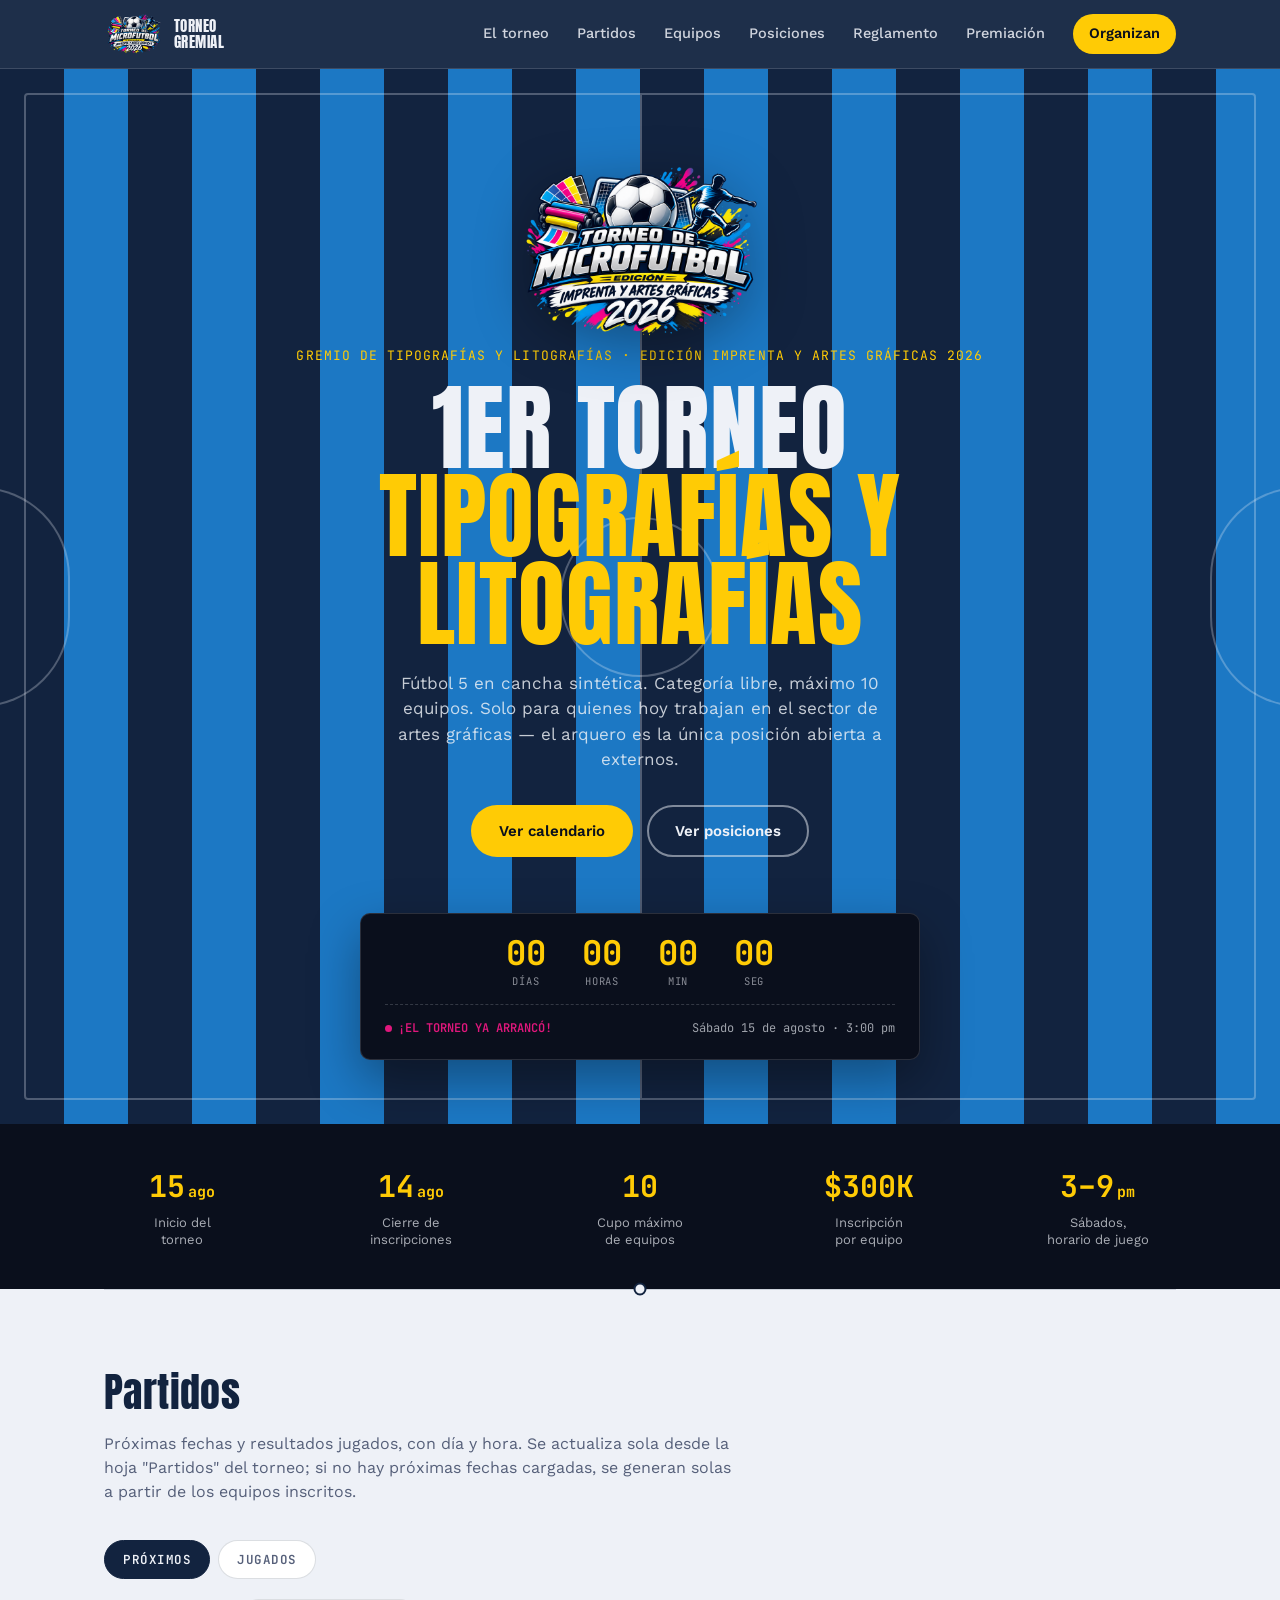
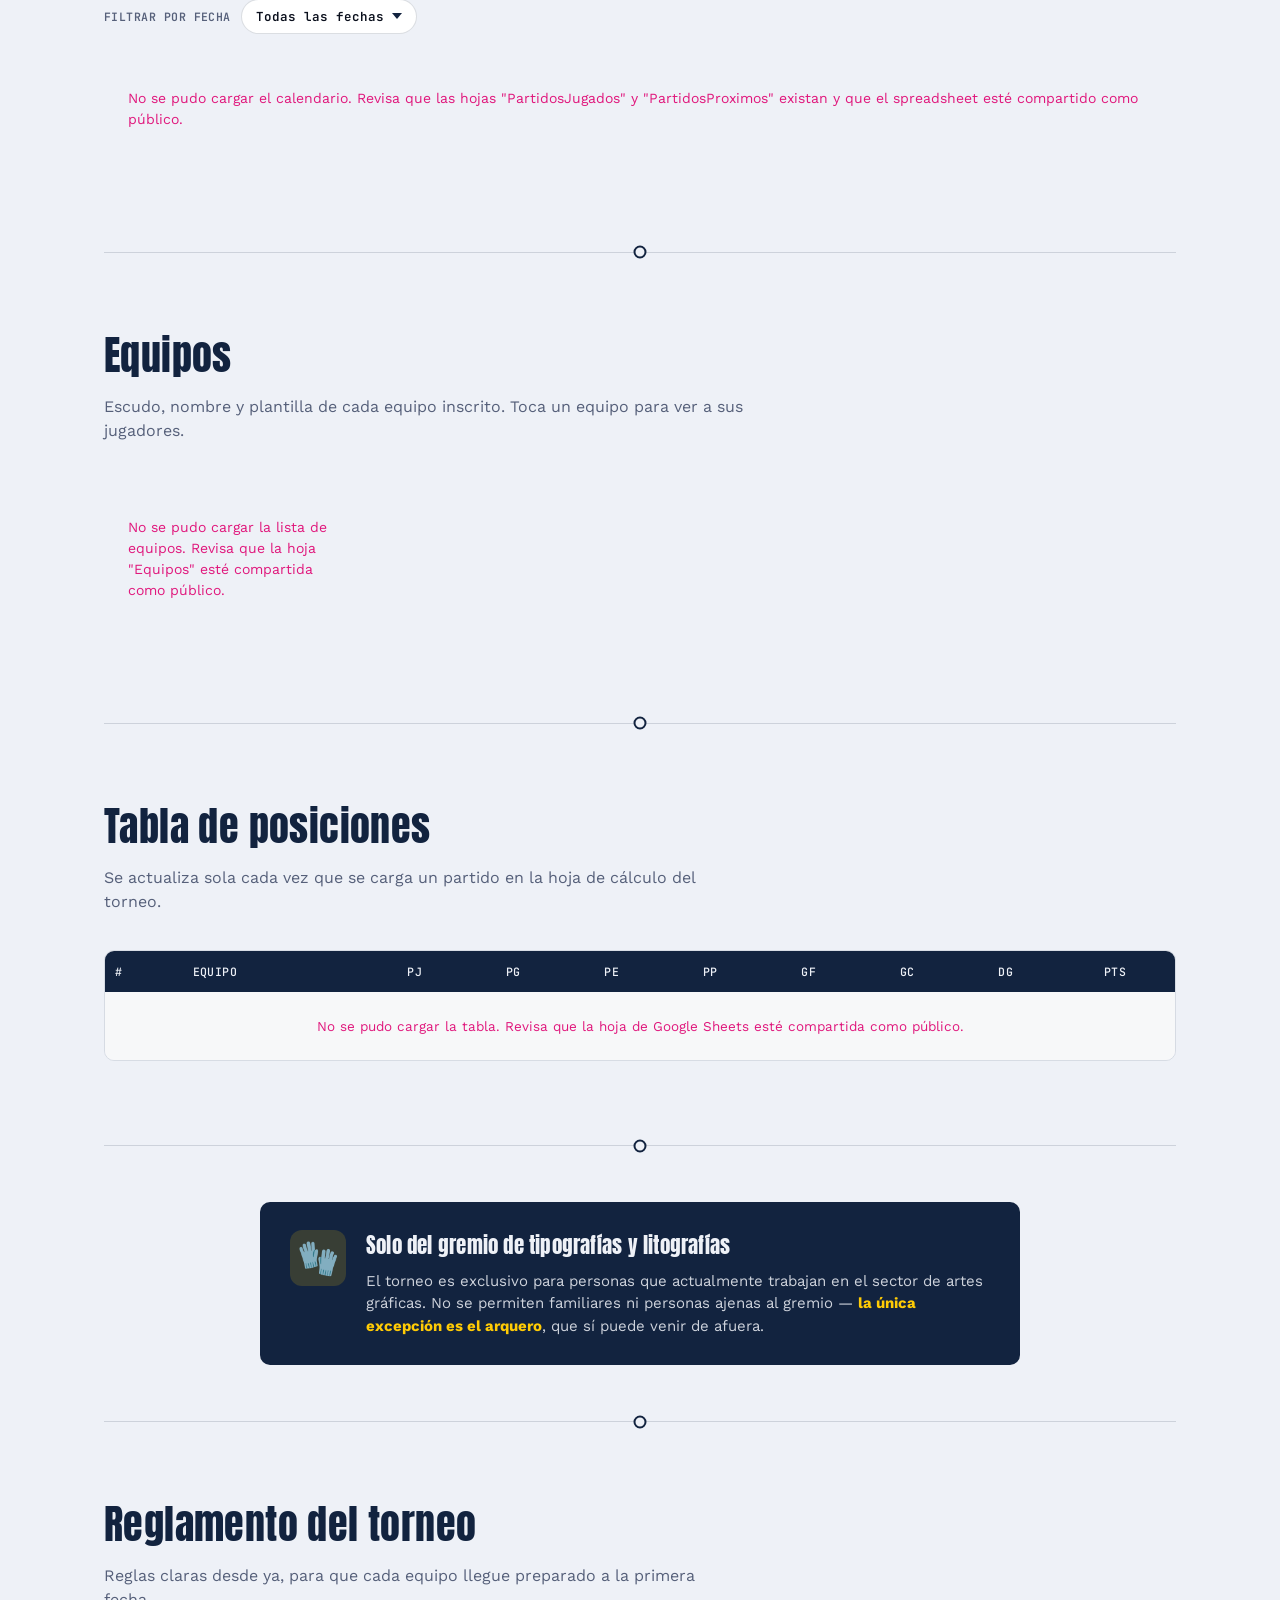
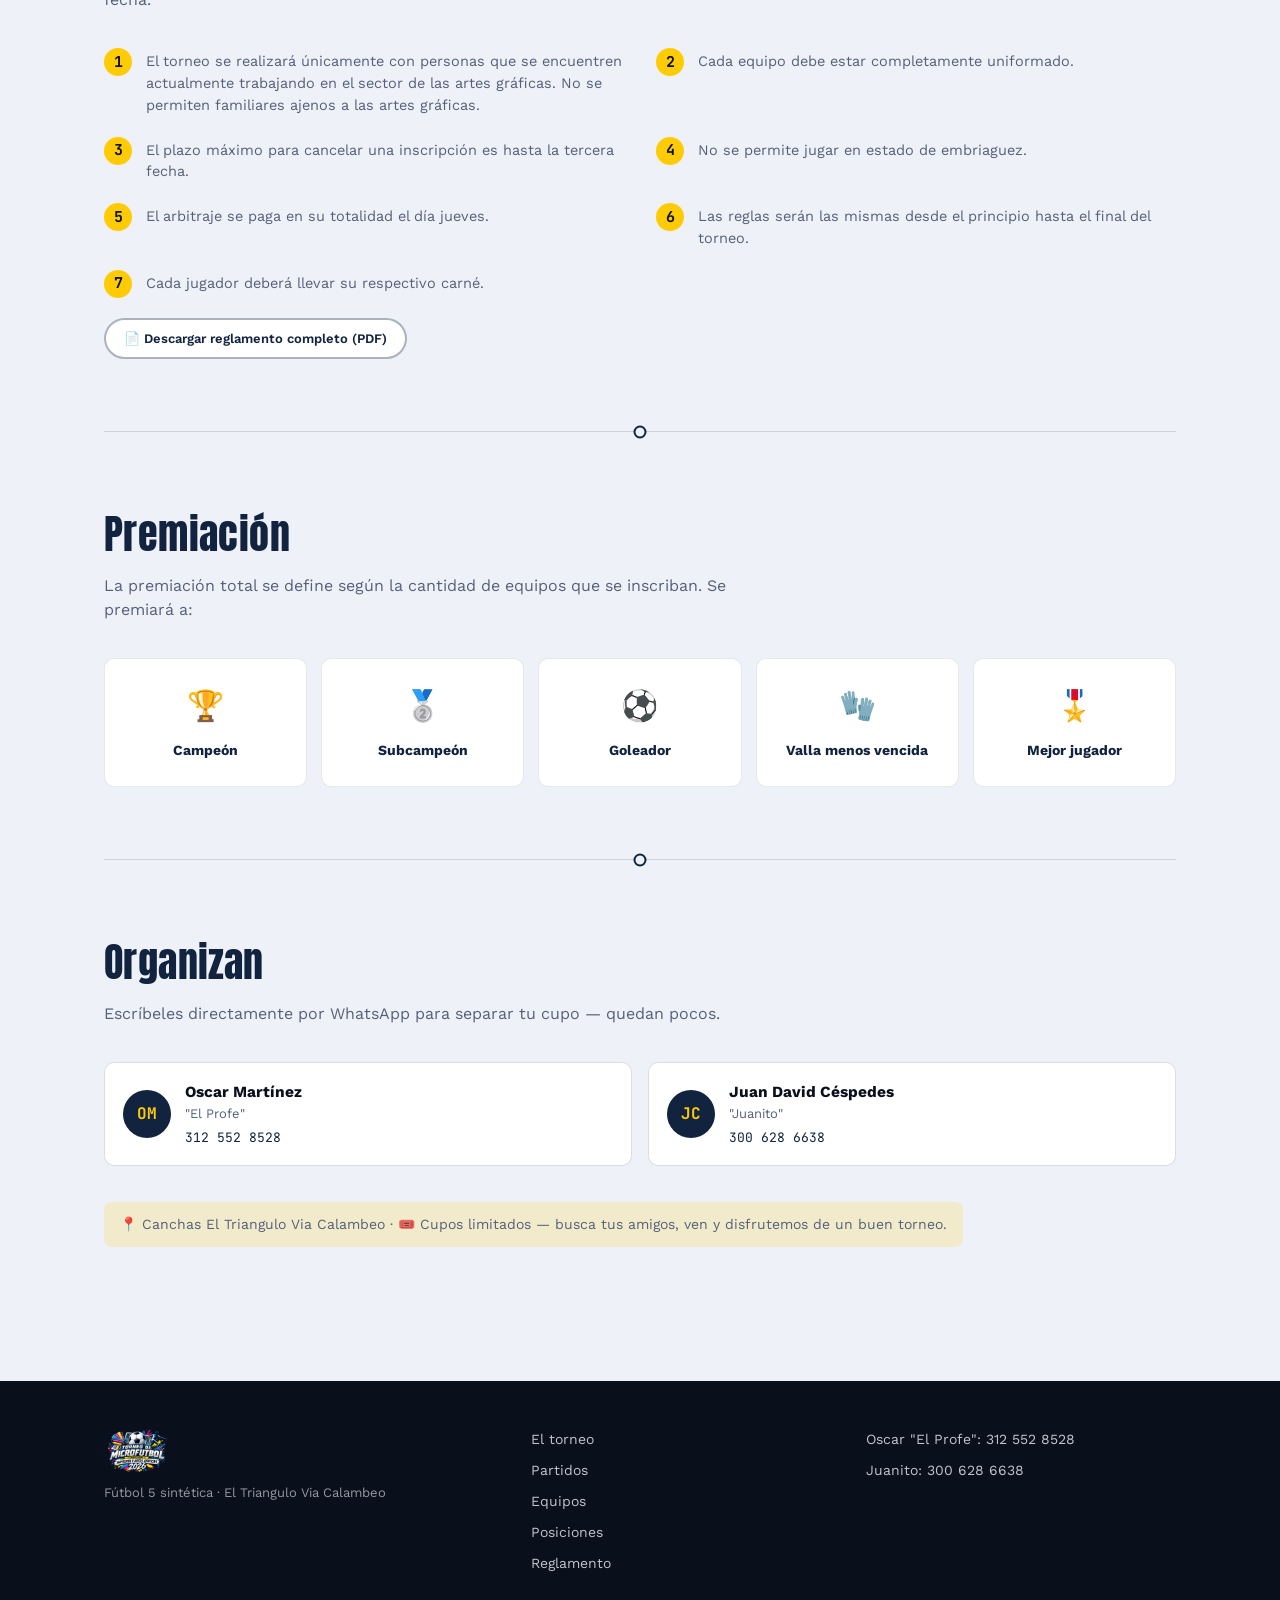
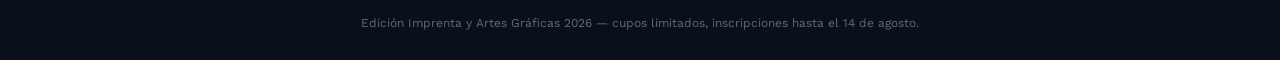
<file: index.html>
<!doctype html>
<html lang="es">
  <head>
    <meta charset="UTF-8" />
    <meta name="viewport" content="width=device-width, initial-scale=1.0" />
    <title>1er Torneo de Tipografías y Litografías · Fútbol 5</title>
    <link rel="icon" type="image/png" href="multimedia/logo.png" />
    <link rel="preconnect" href="https://fonts.googleapis.com" />
    <link rel="preconnect" href="https://fonts.gstatic.com" crossorigin />
    <link
      href="https://fonts.googleapis.com/css2?family=Anton&family=JetBrains+Mono:wght@400;500;700&family=Work+Sans:wght@400;500;600;700&display=swap"
      rel="stylesheet"
    />
    <link rel="stylesheet" href="styles.css" />
  </head>
  <body>
    <!-- ===== HEADER ===== -->
    <header class="site-header" id="top">
      <div class="header-inner">
        <a href="#top" class="brand">
          <img
            src="multimedia/logo.png"
            alt="Torneo de Microfútbol · Edición Imprenta y Artes Gráficas 2026"
            class="brand-logo"
          />
          <span class="brand-text">TORNEO<br />GREMIAL</span>
        </a>

        <nav class="main-nav" id="main-nav">
          <a href="#torneo">El torneo</a>
          <a href="#partidos">Partidos</a>
          <a href="#equipos">Equipos</a>
          <a href="#posiciones">Posiciones</a>
          <a href="#reglamento">Reglamento</a>
          <a href="#premiacion">Premiación</a>
          <a href="#organizan" class="nav-cta">Organizan</a>
        </nav>

        <button
          class="nav-toggle"
          id="nav-toggle"
          aria-label="Abrir menú"
          aria-expanded="false"
          aria-controls="main-nav"
        >
          <span></span><span></span><span></span>
        </button>
      </div>
    </header>

    <!-- ===== HERO ===== -->
    <section class="hero" id="torneo">
      <div class="pitch" aria-hidden="true">
        <div class="pitch-halfline"></div>
        <div class="pitch-circle"></div>
        <div class="pitch-spot"></div>
        <div class="pitch-arc pitch-arc--left"></div>
        <div class="pitch-arc pitch-arc--right"></div>
      </div>

      <div class="hero-content">
        <img
          src="multimedia/logo.png"
          alt="Torneo de Microfútbol · Edición Imprenta y Artes Gráficas 2026"
          class="hero-logo"
        />
        <p class="eyebrow">
          Gremio de Tipografías y Litografías · Edición Imprenta y Artes
          Gráficas 2026
        </p>
        <h1 class="hero-title">
          1ER TORNEO<br /><span>TIPOGRAFÍAS Y LITOGRAFÍAS</span>
        </h1>
        <p class="hero-sub">
          Fútbol 5 en cancha sintética. Categoría libre, máximo 10 equipos. Solo
          para quienes hoy trabajan en el sector de artes gráficas — el arquero
          es la única posición abierta a externos.
        </p>

        <div class="hero-actions">
          <a href="#partidos" class="btn btn--primary">Ver calendario</a>
          <a href="#posiciones" class="btn btn--ghost">Ver posiciones</a>
        </div>
      </div>

      <div class="scoreboard" id="scoreboard">
        <div class="countdown" id="countdown" data-target="2026-08-15T15:00:00">
          <div class="countdown-unit">
            <span class="countdown-num" id="cd-days">00</span>
            <span class="countdown-label">Días</span>
          </div>
          <div class="countdown-unit">
            <span class="countdown-num" id="cd-hours">00</span>
            <span class="countdown-label">Horas</span>
          </div>
          <div class="countdown-unit">
            <span class="countdown-num" id="cd-mins">00</span>
            <span class="countdown-label">Min</span>
          </div>
          <div class="countdown-unit">
            <span class="countdown-num" id="cd-secs">00</span>
            <span class="countdown-label">Seg</span>
          </div>
        </div>
        <div class="scoreboard-row scoreboard-row--meta">
          <span class="scoreboard-status" id="countdown-status">
            <span class="live-dot" aria-hidden="true"></span> FALTA PARA EL
            SILBATAZO
          </span>
          <span class="scoreboard-label">Sábado 15 de agosto · 3:00 pm</span>
        </div>
      </div>
    </section>

    <!-- ===== DATOS RÁPIDOS ===== -->
    <section class="facts">
      <div class="facts-grid">
        <div class="fact">
          <span class="fact-num">15<span class="fact-unit">ago</span></span>
          <span class="fact-label">Inicio del<br />torneo</span>
        </div>
        <div class="fact">
          <span class="fact-num">14<span class="fact-unit">ago</span></span>
          <span class="fact-label">Cierre de<br />inscripciones</span>
        </div>
        <div class="fact">
          <span class="fact-num">10</span>
          <span class="fact-label">Cupo máximo<br />de equipos</span>
        </div>
        <div class="fact">
          <span class="fact-num">$300K</span>
          <span class="fact-label">Inscripción<br />por equipo</span>
        </div>
        <div class="fact">
          <span class="fact-num">3–9<span class="fact-unit">pm</span></span>
          <span class="fact-label">Sábados,<br />horario de juego</span>
        </div>
      </div>
    </section>

    <div class="halfline-divider" aria-hidden="true"><span></span></div>

    <!-- ===== PARTIDOS (en vivo desde Google Sheets) ===== -->
    <section class="section" id="partidos">
      <div class="section-head">
        <h2>Partidos</h2>
        <p>
          Próximas fechas y resultados jugados, con día y hora. Se actualiza
          sola desde la hoja "Partidos" del torneo; si no hay próximas fechas
          cargadas, se generan solas a partir de los equipos inscritos.
        </p>
      </div>

      <div class="matches-tabs" role="tablist">
        <button
          class="matches-tab is-active"
          type="button"
          data-tab="proximos"
          role="tab"
          aria-selected="true"
        >
          Próximos
        </button>
        <button
          class="matches-tab"
          type="button"
          data-tab="jugados"
          role="tab"
          aria-selected="false"
        >
          Jugados
        </button>
      </div>

      <div class="matches-filter" id="matches-filter-proximos">
        <label for="filtro-fecha-proximos" class="matches-filter-label">Filtrar por fecha</label>
        <select id="filtro-fecha-proximos" class="matches-filter-select">
          <option value="todas">Todas las fechas</option>
        </select>
      </div>

      <div class="matches-filter is-hidden" id="matches-filter-jugados">
        <label for="filtro-fecha-jugados" class="matches-filter-label">Filtrar por fecha</label>
        <select id="filtro-fecha-jugados" class="matches-filter-select">
          <option value="todas">Todas las fechas</option>
        </select>
      </div>

      <div class="match-panel is-active" id="match-list-proximos" role="tabpanel">
        <p class="standings-loading">Cargando partidos…</p>
      </div>
      <div class="match-panel" id="match-list-jugados" role="tabpanel">
        <p class="standings-loading">Cargando partidos…</p>
      </div>

      <p class="standings-meta" id="matches-meta"></p>
    </section>

    <div class="halfline-divider" aria-hidden="true"><span></span></div>

    <!-- ===== EQUIPOS (en vivo desde Google Sheets) ===== -->
    <section class="section" id="equipos">
      <div class="section-head">
        <h2>Equipos</h2>
        <p>
          Escudo, nombre y plantilla de cada equipo inscrito. Toca un equipo
          para ver a sus jugadores.
        </p>
      </div>

      <div class="teams-grid" id="teams-grid">
        <p class="standings-loading">Cargando equipos…</p>
      </div>

      <p class="standings-meta" id="teams-meta"></p>
    </section>

    <div class="halfline-divider" aria-hidden="true"><span></span></div>

    <!-- ===== POSICIONES (en vivo desde Google Sheets) ===== -->
    <section class="section" id="posiciones">
      <div class="section-head">
        <h2>Tabla de posiciones</h2>
        <p>
          Se actualiza sola cada vez que se carga un partido en la hoja de
          cálculo del torneo.
        </p>
      </div>

      <div class="table-wrap">
        <table class="standings" id="standings-table">
          <thead>
            <tr>
              <th class="al">#</th>
              <th class="al">Equipo</th>
              <th>PJ</th>
              <th>PG</th>
              <th>PE</th>
              <th>PP</th>
              <th>GF</th>
              <th>GC</th>
              <th>DG</th>
              <th>PTS</th>
            </tr>
          </thead>
          <tbody id="standings-body">
            <tr>
              <td colspan="10" class="standings-loading">
                Cargando posiciones…
              </td>
            </tr>
          </tbody>
        </table>
      </div>

      <p class="standings-meta" id="standings-meta"></p>
    </section>

    <div class="halfline-divider" aria-hidden="true"><span></span></div>

    <!-- ===== SOLO DEL GREMIO ===== -->
    <section class="section section--gremio">
      <div class="gremio-card">
        <div class="gremio-icon" aria-hidden="true">🧤</div>
        <div class="gremio-text">
          <h2>Solo del gremio de tipografías y litografías</h2>
          <p>
            El torneo es exclusivo para personas que actualmente trabajan en el
            sector de artes gráficas. No se permiten familiares ni personas
            ajenas al gremio —
            <strong>la única excepción es el arquero</strong>, que sí puede
            venir de afuera.
          </p>
        </div>
      </div>
    </section>

    <div class="halfline-divider" aria-hidden="true"><span></span></div>

    <!-- ===== REGLAMENTO ===== -->
    <section class="section" id="reglamento">
      <div class="section-head">
        <h2>Reglamento del torneo</h2>
        <p>
          Reglas claras desde ya, para que cada equipo llegue preparado a la
          primera fecha.
        </p>
      </div>

      <ol class="rules-list">
        <li>
          <span class="rules-num">1</span>
          <p>
            El torneo se realizará únicamente con personas que se encuentren
            actualmente trabajando en el sector de las artes gráficas. No se
            permiten familiares ajenos a las artes gráficas.
          </p>
        </li>
        <li>
          <span class="rules-num">2</span>
          <p>Cada equipo debe estar completamente uniformado.</p>
        </li>
        <li>
          <span class="rules-num">3</span>
          <p>
            El plazo máximo para cancelar una inscripción es hasta la tercera
            fecha.
          </p>
        </li>
        <li>
          <span class="rules-num">4</span>
          <p>No se permite jugar en estado de embriaguez.</p>
        </li>
        <li>
          <span class="rules-num">5</span>
          <p>
            El arbitraje se paga en su totalidad el día jueves.
          </p>
        </li>
        <li>
          <span class="rules-num">6</span>
          <p>
            Las reglas serán las mismas desde el principio hasta el final del
            torneo.
          </p>
        </li>
        <li>
          <span class="rules-num">7</span>
          <p>Cada jugador deberá llevar su respectivo carné.</p>
        </li>
      </ol>

      <a
        href="documentos/Reglamento_Microfutbol_Masculino_2026.pdf"
        target="_blank"
        rel="noopener"
        class="btn btn--outline-dark btn--small"
        style="margin-top: 20px"
      >
        📄 Descargar reglamento completo (PDF)
      </a>
    </section>

    <div class="halfline-divider" aria-hidden="true"><span></span></div>

    <!-- ===== PREMIACIÓN ===== -->
    <section class="section" id="premiacion">
      <div class="section-head">
        <h2>Premiación</h2>
        <p>
          La premiación total se define según la cantidad de equipos que se
          inscriban. Se premiará a:
        </p>
      </div>

      <div class="awards-grid">
        <div class="award-card">
          <span class="award-icon" aria-hidden="true">🏆</span>
          <span class="award-name">Campeón</span>
        </div>
        <div class="award-card">
          <span class="award-icon" aria-hidden="true">🥈</span>
          <span class="award-name">Subcampeón</span>
        </div>
        <div class="award-card">
          <span class="award-icon" aria-hidden="true">⚽</span>
          <span class="award-name">Goleador</span>
        </div>
        <div class="award-card">
          <span class="award-icon" aria-hidden="true">🧤</span>
          <span class="award-name">Valla menos vencida</span>
        </div>
        <div class="award-card">
          <span class="award-icon" aria-hidden="true">🎖️</span>
          <span class="award-name">Mejor jugador</span>
        </div>
      </div>
    </section>

    <div class="halfline-divider" aria-hidden="true"><span></span></div>

    <!-- ===== ORGANIZAN ===== -->
    <section class="section" id="organizan">
      <div class="section-head">
        <h2>Organizan</h2>
        <p>
          Escríbeles directamente por WhatsApp para separar tu cupo — quedan
          pocos.
        </p>
      </div>

      <div class="organizers-grid">
        <a
          class="organizer-card"
          href="https://wa.me/573125528528"
          target="_blank"
          rel="noopener"
        >
          <span class="organizer-avatar" aria-hidden="true">OM</span>
          <span class="organizer-info">
            <strong>Oscar Martínez</strong>
            <em>"El Profe"</em>
            <span class="organizer-phone">312 552 8528</span>
          </span>
        </a>
        <a
          class="organizer-card"
          href="https://wa.me/573006286638"
          target="_blank"
          rel="noopener"
        >
          <span class="organizer-avatar" aria-hidden="true">JC</span>
          <span class="organizer-info">
            <strong>Juan David Céspedes</strong>
            <em>"Juanito"</em>
            <span class="organizer-phone">300 628 6638</span>
          </span>
        </a>
      </div>

      <p class="cupos-nota">
        📍 Canchas El Triangulo Via Calambeo · 🎟️ Cupos limitados — busca tus
        amigos, ven y disfrutemos de un buen torneo.
      </p>
    </section>

    <!-- ===== FOOTER ===== -->
    <footer class="site-footer">
      <div class="footer-inner">
        <div class="footer-brand">
          <img
            src="multimedia/logo.png"
            alt="Torneo de Microfútbol · Edición Imprenta y Artes Gráficas 2026"
            class="footer-logo"
          />
          <p>Fútbol 5 sintética · El Triangulo Via Calambeo</p>
        </div>
        <div class="footer-links">
          <a href="#torneo">El torneo</a>
          <a href="#partidos">Partidos</a>
          <a href="#equipos">Equipos</a>
          <a href="#posiciones">Posiciones</a>
          <a href="#reglamento">Reglamento</a>
        </div>
        <div class="footer-contact">
          <a href="https://wa.me/573125528528" target="_blank" rel="noopener"
            >Oscar "El Profe": 312 552 8528</a
          >
          <a href="https://wa.me/573006286638" target="_blank" rel="noopener"
            >Juanito: 300 628 6638</a
          >
        </div>
      </div>
      <p class="footer-fine">
        Edición Imprenta y Artes Gráficas 2026 — cupos limitados, inscripciones
        hasta el 14 de agosto.
      </p>
    </footer>

    <script src="script.js"></script>
  </body>
</html>
</file>
<file: styles.css>
/* =========================================================
   TORNEO DE MICROFÚTBOL — Edición Imprenta y Artes Gráficas
   Tokens: paleta CMYK del logo (navy, azul cian, magenta, amarillo)
   ========================================================= */

:root {
  --cancha-dark: #12233f; /* navy imprenta */
  --cancha-mid: #1c78c4; /* azul cian */
  --floodlight: #ffcb05; /* amarillo CMYK */
  --chalk: #eef1f7;
  --card-red: #e0177c; /* magenta CMYK */
  --ink: #0a0f1c;
  --ink-soft: #56607a;
  --line: rgba(238, 241, 247, 0.14);

  --font-display: "Anton", sans-serif;
  --font-body: "Work Sans", system-ui, sans-serif;
  --font-mono: "JetBrains Mono", monospace;

  --radius: 10px;
  --container: 1120px;
}

/* ---------- Reset ---------- */
* {
  box-sizing: border-box;
}
html {
  scroll-behavior: smooth;
}
body {
  margin: 0;
  background: var(--chalk);
  color: var(--ink);
  font-family: var(--font-body);
  line-height: 1.5;
  -webkit-font-smoothing: antialiased;
}
img {
  max-width: 100%;
  display: block;
}
a {
  color: inherit;
  text-decoration: none;
}
button {
  font-family: inherit;
  cursor: pointer;
}
h1,
h2,
h3 {
  margin: 0;
  font-family: var(--font-display);
  font-weight: 400;
  letter-spacing: 0.01em;
}

@media (prefers-reduced-motion: reduce) {
  *,
  *::before,
  *::after {
    animation-duration: 0.001ms !important;
    transition-duration: 0.001ms !important;
  }
  html {
    scroll-behavior: auto;
  }
}

:focus-visible {
  outline: 3px solid var(--floodlight);
  outline-offset: 2px;
}

/* ---------- Layout helpers ---------- */
.section {
  max-width: var(--container);
  margin: 0 auto;
  padding: 72px 24px;
}
.section-head {
  max-width: 640px;
  margin-bottom: 36px;
}
.section-head h2 {
  font-size: clamp(28px, 4vw, 40px);
  color: var(--cancha-dark);
}
.section-head p {
  margin: 10px 0 0;
  color: var(--ink-soft);
  font-size: 16px;
}

.al {
  text-align: left !important;
}

/* ---------- Header ---------- */
.site-header {
  position: sticky;
  top: 0;
  z-index: 50;
  background: rgba(18, 35, 63, 0.94);
  backdrop-filter: blur(6px);
  border-bottom: 1px solid var(--line);
}
.header-inner {
  max-width: var(--container);
  margin: 0 auto;
  padding: 14px 24px;
  display: flex;
  align-items: center;
  justify-content: space-between;
  gap: 16px;
}
.brand {
  display: flex;
  align-items: center;
  gap: 10px;
  color: var(--chalk);
}
.brand-logo {
  height: 40px;
  width: auto;
  display: block;
}
.brand-text {
  font-family: var(--font-display);
  font-size: 15px;
  line-height: 1.05;
  letter-spacing: 0.03em;
}
.main-nav {
  display: flex;
  align-items: center;
  gap: 28px;
  font-size: 14.5px;
  font-weight: 500;
}
.main-nav a {
  color: var(--chalk);
  opacity: 0.85;
  transition: opacity 0.15s ease;
}
.main-nav a:hover {
  opacity: 1;
}
.main-nav .nav-cta {
  background: var(--floodlight);
  color: var(--ink);
  padding: 9px 16px;
  border-radius: 999px;
  opacity: 1;
  font-weight: 600;
}
.main-nav .nav-cta:hover {
  filter: brightness(1.06);
}

.nav-toggle {
  display: none;
  flex-direction: column;
  justify-content: center;
  gap: 5px;
  width: 34px;
  height: 34px;
  background: none;
  border: none;
}
.nav-toggle span {
  display: block;
  height: 2px;
  background: var(--chalk);
  border-radius: 2px;
}

@media (max-width: 860px) {
  .main-nav {
    position: absolute;
    top: 100%;
    left: 0;
    right: 0;
    flex-direction: column;
    align-items: flex-start;
    gap: 4px;
    background: var(--cancha-dark);
    padding: 8px 24px 20px;
    border-bottom: 1px solid var(--line);
    display: none;
  }
  .main-nav.is-open {
    display: flex;
  }
  .main-nav a {
    width: 100%;
    padding: 10px 0;
  }
  .main-nav .nav-cta {
    margin-top: 8px;
    text-align: center;
  }
  .nav-toggle {
    display: flex;
  }
}

/* ---------- Hero: cancha vista aérea ---------- */
.hero {
  position: relative;
  overflow: hidden;
  background: repeating-linear-gradient(
    90deg,
    var(--cancha-dark) 0px,
    var(--cancha-dark) 64px,
    var(--cancha-mid) 64px,
    var(--cancha-mid) 128px
  );
  padding: 96px 24px 64px;
  color: var(--chalk);
}
.pitch {
  position: absolute;
  inset: 24px;
  border: 2px solid rgba(238, 241, 247, 0.28);
  border-radius: 4px;
  pointer-events: none;
}
.pitch-halfline {
  position: absolute;
  top: 0;
  bottom: 0;
  left: 50%;
  width: 2px;
  background: rgba(238, 241, 247, 0.28);
}
.pitch-circle {
  position: absolute;
  top: 50%;
  left: 50%;
  width: 160px;
  height: 160px;
  border: 2px solid rgba(238, 241, 247, 0.28);
  border-radius: 50%;
  transform: translate(-50%, -50%);
}
.pitch-spot {
  position: absolute;
  top: 50%;
  left: 50%;
  width: 6px;
  height: 6px;
  background: rgba(238, 241, 247, 0.4);
  border-radius: 50%;
  transform: translate(-50%, -50%);
}
.pitch-arc {
  position: absolute;
  top: 50%;
  width: 90px;
  height: 220px;
  border: 2px solid rgba(238, 241, 247, 0.28);
  transform: translateY(-50%);
}
.pitch-arc--left {
  left: -46px;
  border-radius: 0 110px 110px 0;
  border-left: none;
}
.pitch-arc--right {
  right: -46px;
  border-radius: 110px 0 0 110px;
  border-right: none;
}

.hero-content {
  position: relative;
  max-width: 720px;
  margin: 0 auto;
  text-align: center;
}
.hero-logo {
  width: min(260px, 62vw);
  height: auto;
  margin: 0 auto 8px;
  filter: drop-shadow(0 12px 28px rgba(0, 0, 0, 0.35));
}
.eyebrow {
  font-family: var(--font-mono);
  font-size: 13px;
  letter-spacing: 0.08em;
  text-transform: uppercase;
  color: var(--floodlight);
  margin: 0 0 18px;
}
.hero-title {
  font-size: clamp(48px, 10vw, 96px);
  line-height: 0.92;
  margin: 0;
}
.hero-title span {
  color: var(--floodlight);
}
.hero-sub {
  margin: 22px auto 0;
  max-width: 520px;
  font-size: 17px;
  color: rgba(238, 241, 247, 0.82);
}
.hero-actions {
  margin-top: 32px;
  display: flex;
  justify-content: center;
  gap: 14px;
  flex-wrap: wrap;
}

.btn {
  display: inline-flex;
  align-items: center;
  justify-content: center;
  padding: 13px 26px;
  border-radius: 999px;
  font-weight: 600;
  font-size: 15px;
  border: 2px solid transparent;
  transition:
    transform 0.15s ease,
    filter 0.15s ease,
    background 0.15s ease;
}
.btn:hover {
  transform: translateY(-1px);
}
.btn--primary {
  background: var(--floodlight);
  color: var(--ink);
}
.btn--primary:hover {
  filter: brightness(1.06);
}
.btn--ghost {
  border-color: rgba(238, 241, 247, 0.5);
  color: var(--chalk);
}
.btn--ghost:hover {
  background: rgba(238, 241, 247, 0.08);
}
.btn--full {
  width: 100%;
}
.btn--small {
  padding: 9px 18px;
  font-size: 13px;
}
.btn--outline-dark {
  border-color: rgba(18, 35, 63, 0.35);
  color: var(--cancha-dark);
  background: #fff;
}
.btn--outline-dark:hover {
  background: rgba(18, 35, 63, 0.06);
}
.btn--outline-dark:disabled {
  opacity: 0.55;
  cursor: default;
  transform: none;
}

.matches-actions {
  margin-top: 16px;
  display: flex;
  align-items: center;
  gap: 12px;
  flex-wrap: wrap;
}
.matches-actions-status {
  margin: 0;
  font-size: 12.5px;
  color: var(--ink-soft);
  font-family: var(--font-mono);
}

/* ---------- Scoreboard (elemento firma) ---------- */
.scoreboard {
  position: relative;
  max-width: 560px;
  margin: 56px auto 0;
  background: var(--ink);
  border: 1px solid rgba(238, 241, 247, 0.14);
  border-radius: var(--radius);
  padding: 22px 24px;
  box-shadow: 0 20px 50px rgba(0, 0, 0, 0.35);
}
.countdown {
  display: flex;
  justify-content: center;
  gap: 22px;
}
.countdown-unit {
  display: flex;
  flex-direction: column;
  align-items: center;
  gap: 4px;
  min-width: 54px;
}
.countdown-num {
  font-family: var(--font-mono);
  font-weight: 700;
  font-size: 34px;
  color: var(--floodlight);
  line-height: 1;
  font-variant-numeric: tabular-nums;
}
.countdown-label {
  font-family: var(--font-mono);
  font-size: 10.5px;
  letter-spacing: 0.08em;
  text-transform: uppercase;
  color: rgba(238, 241, 247, 0.55);
}
.scoreboard-row--meta {
  display: flex;
  align-items: center;
  margin-top: 14px;
  padding-top: 14px;
  border-top: 1px dashed rgba(238, 241, 247, 0.18);
  font-family: var(--font-mono);
  font-size: 12px;
  color: rgba(238, 241, 247, 0.65);
  justify-content: space-between;
  flex-wrap: wrap;
  gap: 8px;
}
.scoreboard-status {
  display: flex;
  align-items: center;
  gap: 6px;
  color: var(--card-red);
  font-weight: 600;
}
.live-dot {
  width: 7px;
  height: 7px;
  border-radius: 50%;
  background: var(--card-red);
  animation: pulse 1.4s ease-in-out infinite;
}
@keyframes pulse {
  0%,
  100% {
    opacity: 1;
    transform: scale(1);
  }
  50% {
    opacity: 0.4;
    transform: scale(0.8);
  }
}
.scoreboard-clock {
  color: var(--floodlight);
  font-size: 14px;
}

/* ---------- Datos rápidos ---------- */
.facts {
  background: var(--ink);
  color: var(--chalk);
  padding: 40px 24px;
}
.facts-grid {
  max-width: var(--container);
  margin: 0 auto;
  display: grid;
  grid-template-columns: repeat(5, 1fr);
  gap: 24px;
  text-align: center;
}
.fact-num {
  display: block;
  font-family: var(--font-mono);
  font-weight: 700;
  font-size: 30px;
  color: var(--floodlight);
}
.fact-unit {
  font-size: 15px;
  margin-left: 3px;
}
.fact-label {
  display: block;
  margin-top: 6px;
  font-size: 13px;
  color: rgba(238, 241, 247, 0.7);
  line-height: 1.3;
}
@media (max-width: 720px) {
  .facts-grid {
    grid-template-columns: repeat(2, 1fr);
  }
}

/* ---------- Divisor "media cancha" ---------- */
.halfline-divider {
  max-width: var(--container);
  margin: 0 auto;
  padding: 0 24px;
  display: flex;
  align-items: center;
}
.halfline-divider span {
  flex: 1;
  height: 1px;
  background: rgba(18, 35, 63, 0.15);
  position: relative;
}
.halfline-divider span::before {
  content: "";
  position: absolute;
  left: 50%;
  top: 50%;
  width: 9px;
  height: 9px;
  border: 2px solid var(--cancha-dark);
  border-radius: 50%;
  transform: translate(-50%, -50%);
  background: var(--chalk);
}

/* ---------- Partidos: pestañas Próximos / Jugados ---------- */
.matches-tabs {
  display: flex;
  gap: 8px;
  margin-bottom: 20px;
}
.matches-tab {
  font-family: var(--font-mono);
  font-size: 12.5px;
  font-weight: 600;
  letter-spacing: 0.04em;
  text-transform: uppercase;
  padding: 10px 18px;
  border-radius: 999px;
  border: 1.5px solid rgba(18, 35, 63, 0.15);
  background: #fff;
  color: var(--ink-soft);
  transition:
    background 0.15s ease,
    color 0.15s ease,
    border-color 0.15s ease;
}
.matches-tab.is-active {
  background: var(--cancha-dark);
  border-color: var(--cancha-dark);
  color: var(--chalk);
}
.match-panel {
  display: none;
  flex-direction: column;
  gap: 10px;
}
.match-panel.is-active {
  display: flex;
}

/* ---------- Partidos: filtro por jornada (solo Próximos) ---------- */
.matches-filter {
  display: flex;
  align-items: center;
  gap: 10px;
  margin-bottom: 16px;
}
.matches-filter.is-hidden {
  display: none;
}
.matches-filter-label {
  font-family: var(--font-mono);
  font-size: 11.5px;
  font-weight: 600;
  letter-spacing: 0.04em;
  text-transform: uppercase;
  color: var(--ink-soft);
}
.matches-filter-select {
  font-family: var(--font-mono);
  font-size: 12.5px;
  font-weight: 600;
  color: var(--ink);
  background: #fff;
  border: 1.5px solid rgba(18, 35, 63, 0.15);
  border-radius: 999px;
  padding: 8px 32px 8px 14px;
  cursor: pointer;
  appearance: none;
  background-image: url("data:image/svg+xml;utf8,<svg xmlns='http://www.w3.org/2000/svg' width='10' height='6'><path d='M0 0l5 6 5-6z' fill='%2312233f'/></svg>");
  background-repeat: no-repeat;
  background-position: right 14px center;
  transition: border-color 0.15s ease;
}
.matches-filter-select:hover,
.matches-filter-select:focus {
  border-color: var(--cancha-dark);
  outline: none;
}
.match-tentativa {
  font-family: var(--font-mono);
  font-size: 10px;
  letter-spacing: 0.03em;
  text-transform: uppercase;
  color: var(--card-red);
  opacity: 0.8;
}

/* ---------- Partidos (fixture) ---------- */
.match-list {
  display: flex;
  flex-direction: column;
  gap: 10px;
}
.match-row {
  display: grid;
  grid-template-columns: 130px 1fr 110px;
  align-items: center;
  gap: 16px;
  background: #fff;
  border: 1px solid rgba(18, 35, 63, 0.1);
  border-radius: var(--radius);
  padding: 14px 18px;
}
.match-row--proximo {
  border-style: dashed;
  border-color: rgba(18, 35, 63, 0.25);
}
.match-when {
  display: flex;
  flex-direction: column;
  gap: 2px;
  font-family: var(--font-mono);
}
.match-date {
  font-size: 12.5px;
  font-weight: 700;
  color: var(--cancha-dark);
  text-transform: capitalize;
}
.match-hour {
  font-size: 11.5px;
  color: var(--ink-soft);
}
.match-jornada {
  font-size: 10.5px;
  color: var(--ink-soft);
  opacity: 0.7;
}
.match-teams {
  display: flex;
  align-items: center;
  justify-content: center;
  gap: 10px;
  font-size: 14.5px;
  text-align: right;
}
.match-team {
  flex: 1;
}
.match-team--local {
  text-align: right;
}
.match-team--visitante {
  text-align: left;
}
.match-score {
  font-family: var(--font-mono);
  font-weight: 700;
  font-size: 17px;
  color: var(--cancha-dark);
  background: rgba(18, 35, 63, 0.06);
  padding: 4px 12px;
  border-radius: 6px;
  min-width: 54px;
  text-align: center;
}
.match-status {
  font-family: var(--font-mono);
  font-size: 12px;
  font-weight: 700;
  text-align: center;
  padding: 6px 10px;
  border-radius: 999px;
  justify-self: end;
}
.match-status--jugado {
  background: rgba(18, 35, 63, 0.08);
  color: var(--cancha-dark);
}
.match-status--proximo {
  background: rgba(255, 203, 5, 0.22);
  color: #8a5d00;
}
@media (max-width: 700px) {
  .match-row {
    grid-template-columns: 1fr;
    text-align: left;
    gap: 8px;
  }
  .match-teams {
    justify-content: flex-start;
    text-align: left;
  }
  .match-team--local,
  .match-team--visitante {
    text-align: left;
  }
  .match-status {
    justify-self: start;
  }
}

/* ---------- Equipos ---------- */
.teams-grid {
  display: grid;
  grid-template-columns: repeat(auto-fill, minmax(230px, 1fr));
  gap: 16px;
}
.team-card {
  background: #fff;
  border: 1px solid rgba(18, 35, 63, 0.1);
  border-radius: var(--radius);
  overflow: hidden;
}
.team-card-head {
  width: 100%;
  display: flex;
  align-items: center;
  gap: 12px;
  padding: 16px 18px;
  background: none;
  border: none;
}
.team-crest {
  width: 42px;
  height: 42px;
  border-radius: 50%;
  object-fit: contain;
  flex-shrink: 0;
  background: #fff;
  border: 1px solid rgba(18, 35, 63, 0.1);
  box-shadow: 0 1px 3px rgba(18, 35, 63, 0.08);
  padding: 3px;
  box-sizing: border-box;
}
.team-crest--placeholder {
  display: flex;
  align-items: center;
  justify-content: center;
  font-size: 19px;
}
.team-name {
  flex: 1;
  text-align: left;
  font-weight: 700;
  font-size: 15px;
  color: var(--cancha-dark);
}
.team-toggle-icon {
  font-size: 18px;
  font-weight: 700;
  color: var(--ink-soft);
  transition: transform 0.15s ease;
  flex-shrink: 0;
}
.team-card.is-open .team-toggle-icon {
  transform: rotate(45deg);
}
.player-grid {
  list-style: none;
  margin: 0;
  padding: 0 18px 18px;
  display: none;
  grid-template-columns: repeat(auto-fill, minmax(72px, 1fr));
  gap: 14px 10px;
  border-top: 1px solid rgba(18, 35, 63, 0.08);
}
.team-card.is-open .player-grid {
  display: grid;
  padding-top: 16px;
}
.player-card {
  display: flex;
  flex-direction: column;
  align-items: center;
  gap: 6px;
  text-align: center;
}
.player-photo {
  width: 52px;
  height: 52px;
  border-radius: 50%;
  object-fit: cover;
  background: var(--chalk);
}
.player-photo--placeholder {
  display: flex;
  align-items: center;
  justify-content: center;
  font-size: 20px;
}
.player-number {
  font-family: var(--font-mono);
  font-size: 10.5px;
  font-weight: 700;
  color: var(--cancha-dark);
  background: var(--floodlight);
  border-radius: 999px;
  padding: 1px 7px;
  line-height: 1.4;
}
.player-name {
  font-size: 11.5px;
  color: var(--ink-soft);
  line-height: 1.2;
}
.player-card--empty {
  grid-column: 1 / -1;
  font-size: 13px;
  color: var(--ink-soft);
  text-align: left;
}

/* ---------- Tabla de posiciones ---------- */
.table-wrap {
  overflow-x: auto;
  border-radius: var(--radius);
  border: 1px solid rgba(18, 35, 63, 0.1);
}
.standings {
  width: 100%;
  border-collapse: collapse;
  background: #fff;
  min-width: 560px;
}
.standings th,
.standings td {
  padding: 12px 10px;
  text-align: center;
  font-size: 13.5px;
}
.standings thead th {
  background: var(--cancha-dark);
  color: var(--chalk);
  font-family: var(--font-mono);
  font-weight: 500;
  font-size: 11.5px;
  letter-spacing: 0.04em;
  text-transform: uppercase;
}
.standings tbody tr:nth-child(odd) {
  background: rgba(18, 35, 63, 0.03);
}
.standings tbody tr:first-child td.al:nth-child(2)::after {
  content: "";
  display: inline-block;
  width: 6px;
  height: 6px;
  border-radius: 50%;
  background: var(--floodlight);
  margin-left: 8px;
}
.standings td.pts {
  font-family: var(--font-mono);
  font-weight: 700;
  color: var(--cancha-dark);
}
.standings-loading,
.standings-error {
  padding: 24px !important;
  color: var(--ink-soft);
  font-size: 14px;
}
.standings-error {
  color: var(--card-red);
}
.standings-meta {
  margin: 12px 2px 0;
  font-size: 12.5px;
  color: var(--ink-soft);
  font-family: var(--font-mono);
}

/* ---------- Solo del gremio ---------- */
.section--gremio {
  padding-top: 56px;
  padding-bottom: 56px;
}
.gremio-card {
  display: flex;
  align-items: flex-start;
  gap: 20px;
  max-width: 760px;
  margin: 0 auto;
  background: var(--cancha-dark);
  color: var(--chalk);
  border-radius: var(--radius);
  padding: 28px 30px;
}
.gremio-icon {
  font-size: 34px;
  flex-shrink: 0;
  background: rgba(255, 203, 5, 0.16);
  border-radius: 12px;
  width: 56px;
  height: 56px;
  display: flex;
  align-items: center;
  justify-content: center;
}
.gremio-text h2 {
  font-size: 21px;
  margin-bottom: 8px;
}
.gremio-text p {
  margin: 0;
  font-size: 15px;
  color: rgba(238, 241, 247, 0.85);
}
.gremio-text strong {
  color: var(--floodlight);
}

/* ---------- Reglamento ---------- */
.rules-list {
  list-style: none;
  margin: 0;
  padding: 0;
  display: grid;
  grid-template-columns: 1fr 1fr;
  gap: 20px 32px;
}
.rules-list li {
  display: flex;
  gap: 14px;
  align-items: flex-start;
}
.rules-num {
  font-family: var(--font-mono);
  font-weight: 700;
  font-size: 15px;
  color: var(--ink);
  background: var(--floodlight);
  width: 28px;
  height: 28px;
  border-radius: 50%;
  display: flex;
  align-items: center;
  justify-content: center;
  flex-shrink: 0;
}
.rules-list p {
  margin: 0;
  font-size: 14.5px;
  color: var(--ink-soft);
  padding-top: 3px;
}
@media (max-width: 700px) {
  .rules-list {
    grid-template-columns: 1fr;
  }
}

/* ---------- Premiación ---------- */
.awards-grid {
  display: grid;
  grid-template-columns: repeat(auto-fit, minmax(140px, 1fr));
  gap: 14px;
}
.award-card {
  background: #fff;
  border: 1px solid rgba(18, 35, 63, 0.1);
  border-radius: var(--radius);
  padding: 24px 12px;
  text-align: center;
}
.award-icon {
  display: block;
  font-size: 30px;
  margin-bottom: 10px;
}
.award-name {
  font-weight: 700;
  font-size: 14px;
  color: var(--cancha-dark);
}

/* ---------- Organizadores ---------- */
.organizers-grid {
  display: grid;
  grid-template-columns: 1fr 1fr;
  gap: 16px;
  margin-bottom: 22px;
}
.organizer-card {
  display: flex;
  align-items: center;
  gap: 14px;
  background: #fff;
  border: 1.5px solid rgba(18, 35, 63, 0.15);
  border-radius: var(--radius);
  padding: 18px;
  transition:
    border-color 0.15s ease,
    transform 0.15s ease;
}
.organizer-card:hover {
  border-color: var(--cancha-dark);
  transform: translateY(-1px);
}
.organizer-avatar {
  width: 48px;
  height: 48px;
  border-radius: 50%;
  background: var(--cancha-dark);
  color: var(--floodlight);
  font-family: var(--font-mono);
  font-weight: 700;
  display: flex;
  align-items: center;
  justify-content: center;
  flex-shrink: 0;
}
.organizer-info {
  display: flex;
  flex-direction: column;
}
.organizer-info strong {
  font-size: 15.5px;
  color: var(--ink);
}
.organizer-info em {
  font-style: normal;
  font-size: 13px;
  color: var(--ink-soft);
}
.organizer-info .organizer-phone {
  font-family: var(--font-mono);
  font-size: 13px;
  color: var(--cancha-dark);
  margin-top: 4px;
}
.cupos-nota {
  font-size: 14px;
  color: var(--ink-soft);
  background: rgba(255, 203, 5, 0.18);
  border-radius: 8px;
  padding: 12px 16px;
  display: inline-block;
}
@media (max-width: 600px) {
  .organizers-grid {
    grid-template-columns: 1fr;
  }
}
/* ---------- Patrocinadores ---------- */
.sponsors {
  padding: 32px 24px 8px;
  text-align: center;
}
.sponsors-label {
  font-family: var(--font-mono);
  font-size: 12px;
  text-transform: uppercase;
  letter-spacing: 0.08em;
  color: var(--ink-soft);
  margin-bottom: 16px;
}
.sponsors-row {
  display: flex;
  flex-wrap: wrap;
  justify-content: center;
  gap: 28px;
  color: var(--ink-soft);
  font-weight: 600;
  font-size: 14px;
  opacity: 0.75;
}

/* ---------- Footer ---------- */
.site-footer {
  background: var(--ink);
  color: var(--chalk);
  margin-top: 48px;
}
.footer-inner {
  max-width: var(--container);
  margin: 0 auto;
  padding: 48px 24px 24px;
  display: grid;
  grid-template-columns: 1.3fr 1fr 1fr;
  gap: 24px;
}
.footer-brand .footer-logo {
  height: 44px;
  width: auto;
  display: block;
}
.footer-brand p {
  margin: 10px 0 0;
  font-size: 13px;
  color: rgba(238, 241, 247, 0.6);
}
.footer-links,
.footer-contact {
  display: flex;
  flex-direction: column;
  gap: 10px;
  font-size: 14px;
}
.footer-links a,
.footer-contact a {
  color: rgba(238, 241, 247, 0.8);
}
.footer-links a:hover,
.footer-contact a:hover {
  color: var(--floodlight);
}
.footer-fine {
  text-align: center;
  font-size: 12px;
  color: rgba(238, 241, 247, 0.4);
  padding: 16px 24px 28px;
  margin: 0;
}
@media (max-width: 640px) {
  .footer-inner {
    grid-template-columns: 1fr;
  }
}
</file>
